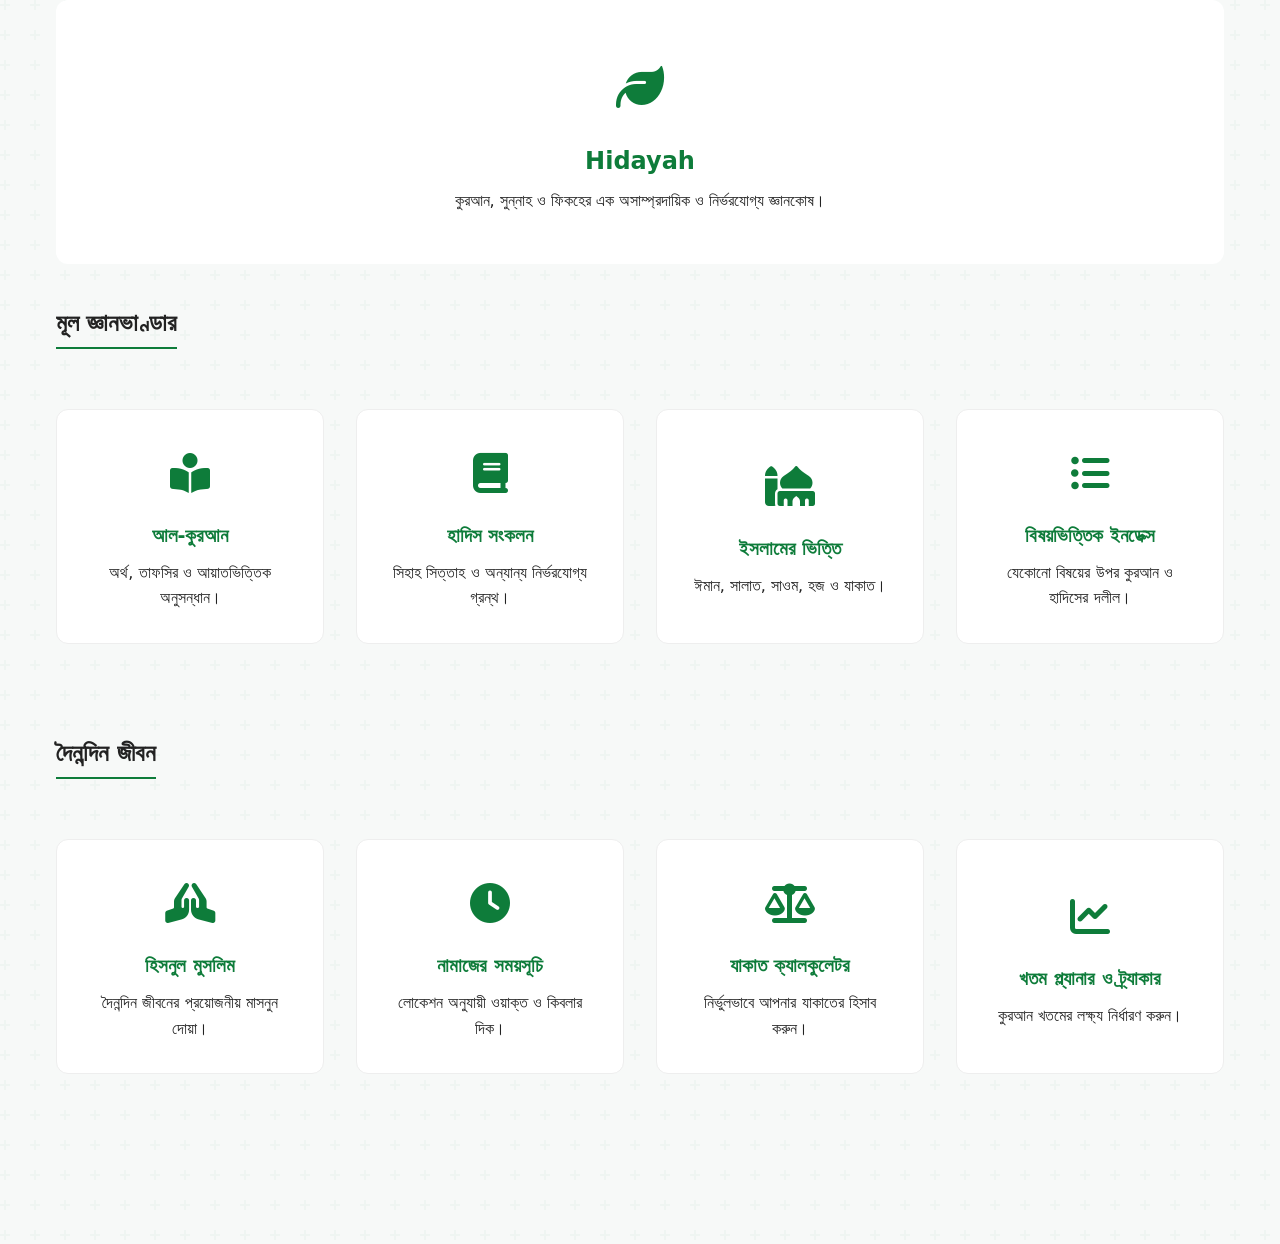
<file: index.html>
<!DOCTYPE html>
<html lang="bn" dir="ltr">
<head>
    <meta charset="UTF-8">
    <meta name="viewport" content="width=device-width, initial-scale=1.0, viewport-fit=cover">
    
    <title>Hidayah | পূর্ণাঙ্গ ইসলামিক জীবনব্যবস্থা</title>
    <meta name="description" content="Hidayah - কুরআন, সুন্নাহ ও ফিকহের এক নির্ভরযোগ্য ইসলামিক জ্ঞানকোষ ও দৈনন্দিন জীবনের সঙ্গী।">
    <meta name="author" content="Muhammad Shourov">
    
    <meta property="og:title" content="Hidayah | পূর্ণাঙ্গ ইসলামিক জীবনব্যবস্থা">
    <meta property="og:description" content="কুরআন, সুন্নাহ ও ফিকহের এক নির্ভরযোগ্য ইসলামিক জ্ঞানকোষ ও দৈনন্দিন জীবনের সঙ্গী।">
    <meta property="og:image" content="assets/icons/icon-512x512.png"> <meta property="og:type" content="website">
    
    <meta name="theme-color" content="#10b981"> 
    
    <meta name="apple-mobile-web-app-capable" content="yes">
    <meta name="apple-mobile-web-app-status-bar-style" content="default">
    <meta name="apple-mobile-web-app-title" content="Hidayah">
    <link rel="apple-touch-icon" href="assets/icons/icon-192x192.png">
    
    <link rel="manifest" href="manifest.json">
    <link rel="icon" type="image/png" href="assets/icons/favicon.png">

    <link rel="preconnect" href="https://cdnjs.cloudflare.com" crossorigin>
    
    <link rel="stylesheet" href="https://cdnjs.cloudflare.com/ajax/libs/font-awesome/6.5.1/css/all.min.css">
    <link rel="stylesheet" href="assets/css/theme.css">
    <link rel="stylesheet" href="assets/css/base.css">
    <link rel="stylesheet" href="assets/css/layout.css">
    <link rel="stylesheet" href="assets/css/components.css">
</head>
<body>
    <noscript>
        <div style="background-color: #E74C3C; color: white; padding: 15px; text-align: center; font-weight: bold; font-family: sans-serif;">
            <i class="fa-solid fa-triangle-exclamation"></i> এই অ্যাপটি সঠিকভাবে চালানোর জন্য আপনার ব্রাউজারে JavaScript চালু থাকা আবশ্যক!
        </div>
    </noscript>

    <div id="header-placeholder"></div>

    <main class="container">
        <section class="hero surface" style="margin-bottom: 40px; padding: 50px 20px; text-align: center; border-radius: var(--border-radius);">
            <div class="hero-icon" style="font-size: 3rem; color: var(--color-primary); margin-bottom: 15px;" aria-hidden="true">
                <i class="fa-solid fa-leaf"></i>
            </div>
            <h1 class="hero-title">Hidayah</h1>
            <p class="hero-subtitle">কুরআন, সুন্নাহ ও ফিকহের এক অসাম্প্রদায়িক ও নির্ভরযোগ্য জ্ঞানকোষ।</p>
        </section>

        <div class="section-header">
            <h2>মূল জ্ঞানভাণ্ডার</h2>
        </div>
        <section class="module-grid" style="margin-bottom: 50px;">
            <a href="pages/quran.html" class="module-card surface">
                <div class="card-icon" aria-hidden="true"><i class="fa-solid fa-book-open-reader"></i></div>
                <h3>আল-কুরআন</h3>
                <p>অর্থ, তাফসির ও আয়াতভিত্তিক অনুসন্ধান।</p>
            </a>
            <a href="pages/hadith.html" class="module-card surface">
                <div class="card-icon" aria-hidden="true"><i class="fa-solid fa-book"></i></div>
                <h3>হাদিস সংকলন</h3>
                <p>সিহাহ সিত্তাহ ও অন্যান্য নির্ভরযোগ্য গ্রন্থ।</p>
            </a>
            <a href="pages/pillars.html" class="module-card surface">
                <div class="card-icon" aria-hidden="true"><i class="fa-solid fa-mosque"></i></div>
                <h3>ইসলামের ভিত্তি</h3>
                <p>ঈমান, সালাত, সাওম, হজ ও যাকাত।</p>
            </a>
            <a href="pages/subjects.html" class="module-card surface">
                <div class="card-icon" aria-hidden="true"><i class="fa-solid fa-list-ul"></i></div>
                <h3>বিষয়ভিত্তিক ইনডেক্স</h3>
                <p>যেকোনো বিষয়ের উপর কুরআন ও হাদিসের দলীল।</p>
            </a>
        </section>

        <div class="section-header">
            <h2>দৈনন্দিন জীবন</h2>
        </div>
        <section class="module-grid" style="margin-bottom: 50px;">
            <a href="pages/hisnul-muslim.html" class="module-card surface">
                <div class="card-icon" aria-hidden="true"><i class="fa-solid fa-hands-praying"></i></div>
                <h3>হিসনুল মুসলিম</h3>
                <p>দৈনন্দিন জীবনের প্রয়োজনীয় মাসনুন দোয়া।</p>
            </a>
            <a href="pages/prayer-times.html" class="module-card surface">
                <div class="card-icon" aria-hidden="true"><i class="fa-solid fa-clock"></i></div>
                <h3>নামাজের সময়সূচি</h3>
                <p>লোকেশন অনুযায়ী ওয়াক্ত ও কিবলার দিক।</p>
            </a>
            <a href="pages/zakat.html" class="module-card surface">
                <div class="card-icon" aria-hidden="true"><i class="fa-solid fa-scale-balanced"></i></div>
                <h3>যাকাত ক্যালকুলেটর</h3>
                <p>নির্ভুলভাবে আপনার যাকাতের হিসাব করুন।</p>
            </a>
            <a href="pages/planner.html" class="module-card surface">
                <div class="card-icon" aria-hidden="true"><i class="fa-solid fa-chart-line"></i></div>
                <h3>খতম প্ল্যানার ও ট্র্যাকার</h3>
                <p>কুরআন খতমের লক্ষ্য নির্ধারণ করুন।</p>
            </a>
        </section>
    </main>

    <div id="footer-placeholder"></div>

    <script src="assets/js/utils.js"></script>
    <script src="assets/js/app.js"></script>
</body>
</html>
</file>
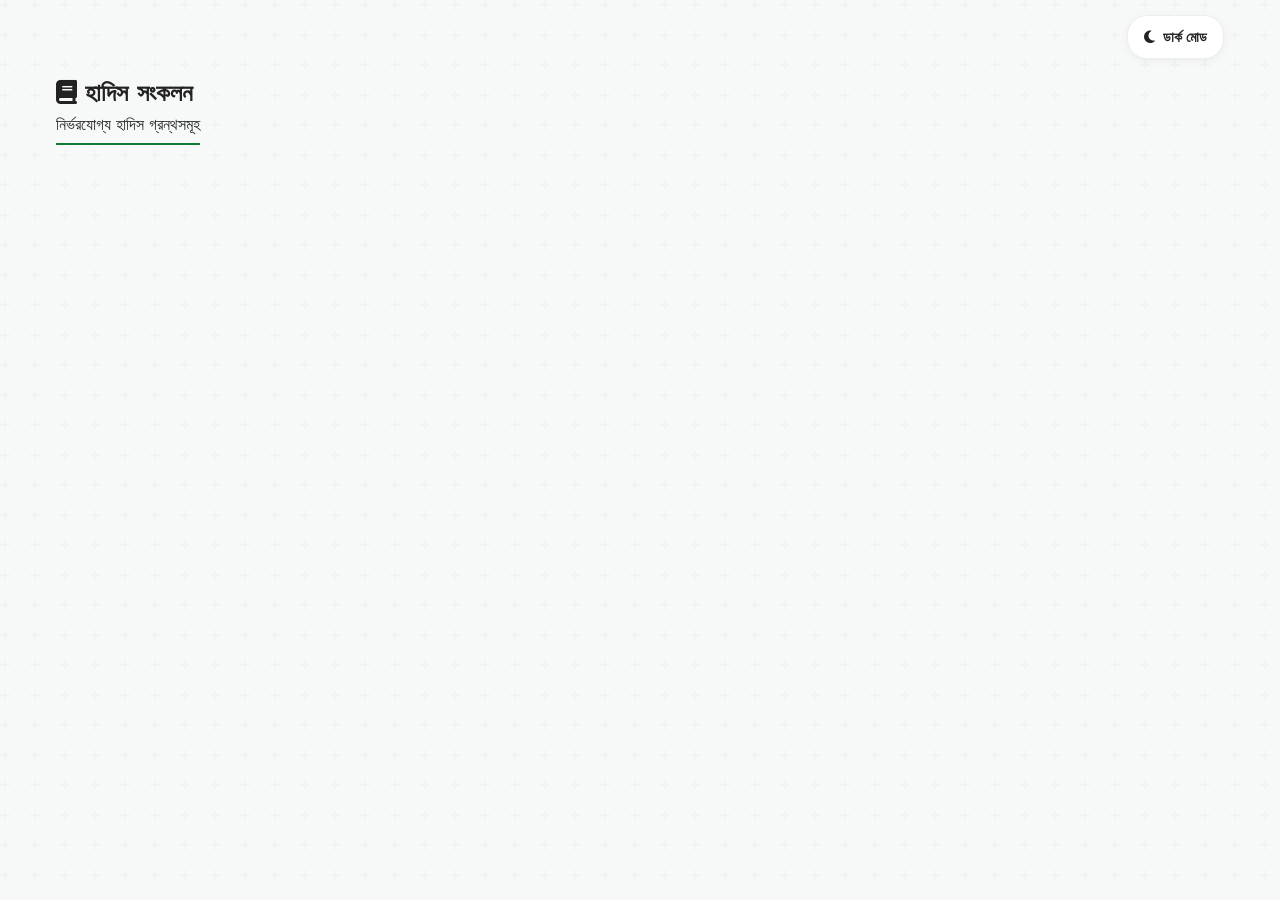
<file: pages/hadith.html>
<!DOCTYPE html>
<html lang="bn">
<head>
    <meta charset="UTF-8">
    <meta name="viewport" content="width=device-width, initial-scale=1.0">
    <title>হাদিস সংকলন | Hidayah</title>
    
    <meta name="description" content="Hidayah - নির্ভরযোগ্য হাদিস গ্রন্থসমূহ ও সংকলন।">
    <meta name="theme-color" content="#10b981"> <link rel="manifest" href="/manifest.json">
    <link rel="icon" type="image/png" sizes="192x192" href="../assets/icons/icon-192x192.png">
    <link rel="apple-touch-icon" href="../assets/icons/icon-192x192.png"> <link rel="preconnect" href="https://cdnjs.cloudflare.com" crossorigin>

    <link rel="stylesheet" href="https://cdnjs.cloudflare.com/ajax/libs/font-awesome/6.5.1/css/all.min.css">
    <link rel="stylesheet" href="../assets/css/theme.css">
    <link rel="stylesheet" href="../assets/css/base.css">
    <link rel="stylesheet" href="../assets/css/layout.css">
    <link rel="stylesheet" href="../assets/css/components.css">
</head>
<body>
    <div id="header-placeholder"></div>

    <div class="settings-bar container" style="display: flex; justify-content: flex-end; padding: 15px 16px;">
        <button id="theme-toggle-btn" onclick="toggleTheme()" class="theme-btn">
            <i class="fa-solid fa-moon"></i> ডার্ক মোড
        </button>
    </div>

    <main class="container">
        
        <div id="hadith-books-view">
            <div class="section-header">
                <h2><i class="fa-solid fa-book"></i> হাদিস সংকলন</h2>
                <p>নির্ভরযোগ্য হাদিস গ্রন্থসমূহ</p>
            </div>
            <div id="books-grid" class="module-grid" style="margin-bottom: 50px;"></div>
        </div>

        <div id="single-book-view" style="display: none;">
            <div style="margin-bottom: 20px;">
                <button onclick="showBooksList()" class="theme-btn">
                    <i class="fa-solid fa-arrow-left"></i> বইয়ের তালিকায় ফিরুন
                </button>
            </div>
            
            <div id="book-header" class="page-header surface" style="padding: 20px; margin-bottom: 20px;"></div>
            
            <div class="reading-settings surface" style="padding: 10px 15px; border-radius: 30px; display: flex; align-items: center; gap: 15px; margin-bottom: 20px;">
                <span style="font-weight: 600; color: var(--color-primary); font-size: 0.9rem;">
                    <i class="fa-solid fa-text-height"></i> ফন্ট:
                </span>
                <div style="display: flex; gap: 5px;">
                    <button onclick="changeFontSize('arabic', 2)" class="theme-btn" style="padding: 4px 10px; font-size: 0.8rem;">আরবি <i class="fa-solid fa-plus"></i></button>
                    <button onclick="changeFontSize('arabic', -2)" class="theme-btn" style="padding: 4px 10px; font-size: 0.8rem;">আরবি <i class="fa-solid fa-minus"></i></button>
                    <button onclick="changeFontSize('translation', 1)" class="theme-btn" style="padding: 4px 10px; font-size: 0.8rem;">বাংলা <i class="fa-solid fa-plus"></i></button>
                    <button onclick="changeFontSize('translation', -1)" class="theme-btn" style="padding: 4px 10px; font-size: 0.8rem;">বাংলা <i class="fa-solid fa-minus"></i></button>
                </div>
            </div>

            <div id="hadith-container" class="evidences-container" style="margin-bottom: 50px;"></div>
        </div>

    </main>

    <div id="footer-placeholder"></div>

    <script src="../assets/js/utils.js"></script>
    <script src="../assets/js/app.js"></script>
</body>
</html>
</file>
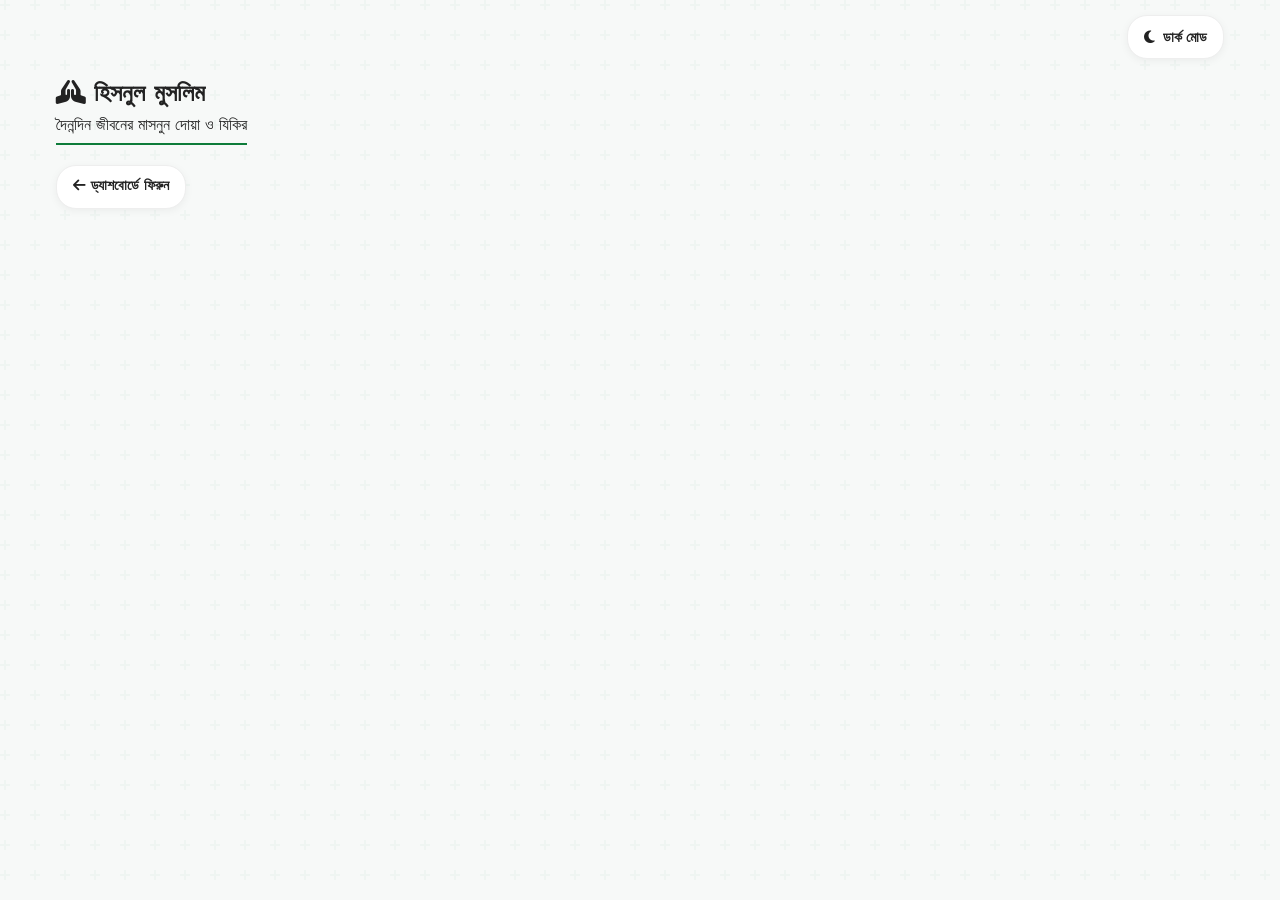
<file: pages/hisnul-muslim.html>
<!DOCTYPE html>
<html lang="bn">
<head>
    <meta charset="UTF-8">
    <meta name="viewport" content="width=device-width, initial-scale=1.0">
    <title>হিসনুল মুসলিম | Hidayah</title>
    
    <meta name="description" content="Hidayah - দৈনন্দিন জীবনের মাসনুন দোয়া ও যিকির (হিসনুল মুসলিম)।">
    <meta name="theme-color" content="#10b981"> <link rel="manifest" href="/manifest.json">
    <link rel="icon" type="image/png" sizes="192x192" href="../assets/icons/icon-192x192.png">
    <link rel="apple-touch-icon" href="../assets/icons/icon-192x192.png"> <link rel="preconnect" href="https://cdnjs.cloudflare.com" crossorigin>

    <link rel="stylesheet" href="https://cdnjs.cloudflare.com/ajax/libs/font-awesome/6.5.1/css/all.min.css">
    <link rel="stylesheet" href="../assets/css/theme.css">
    <link rel="stylesheet" href="../assets/css/base.css">
    <link rel="stylesheet" href="../assets/css/layout.css">
    <link rel="stylesheet" href="../assets/css/components.css">
</head>
<body>
    <div id="header-placeholder"></div>

    <div class="settings-bar container" style="display: flex; justify-content: flex-end; padding: 15px 16px;">
        <button id="theme-toggle-btn" onclick="toggleTheme()" class="theme-btn">
            <i class="fa-solid fa-moon"></i> ডার্ক মোড
        </button>
    </div>

    <main class="container">
        
        <div id="hisnul-categories-view">
            <div class="section-header">
                <h2><i class="fa-solid fa-hands-praying"></i> হিসনুল মুসলিম</h2>
                <p>দৈনন্দিন জীবনের মাসনুন দোয়া ও যিকির</p>
            </div>
            
            <div style="margin-bottom: 20px;">
                <a href="../index.html" class="theme-btn" style="text-decoration: none; display: inline-block;">
                    <i class="fa-solid fa-arrow-left"></i> ড্যাশবোর্ডে ফিরুন
                </a>
            </div>

            <div id="categories-grid" class="module-grid" style="margin-bottom: 50px;"></div>
        </div>

        <div id="single-category-view" style="display: none;">
            <div style="display: flex; flex-wrap: wrap; justify-content: space-between; align-items: center; margin-bottom: 20px; gap: 15px;">
                <button onclick="showHisnulCategories()" class="theme-btn">
                    <i class="fa-solid fa-arrow-left"></i> ক্যাটাগরিতে ফিরুন
                </button>

                <div class="reading-settings surface" style="padding: 10px 15px; border-radius: 30px; display: flex; align-items: center; gap: 15px;">
                    <span style="font-weight: 600; color: var(--color-primary); font-size: 0.9rem;">
                        <i class="fa-solid fa-text-height"></i> ফন্ট:
                    </span>
                    <div style="display: flex; gap: 5px;">
                        <button onclick="changeFontSize('arabic', 2)" class="theme-btn" style="padding: 4px 10px; font-size: 0.8rem;">আরবি <i class="fa-solid fa-plus"></i></button>
                        <button onclick="changeFontSize('arabic', -2)" class="theme-btn" style="padding: 4px 10px; font-size: 0.8rem;">আরবি <i class="fa-solid fa-minus"></i></button>
                    </div>
                </div>
            </div>

            <div id="category-header" class="page-header surface" style="padding: 20px; margin-bottom: 20px; text-align: center;"></div>
            <div id="duas-container" class="evidences-container" style="margin-bottom: 50px;"></div>
        </div>

    </main>

    <div id="footer-placeholder"></div>

    <script src="../assets/js/utils.js"></script>
    <script src="../assets/js/app.js"></script>
</body>
</html>
</file>
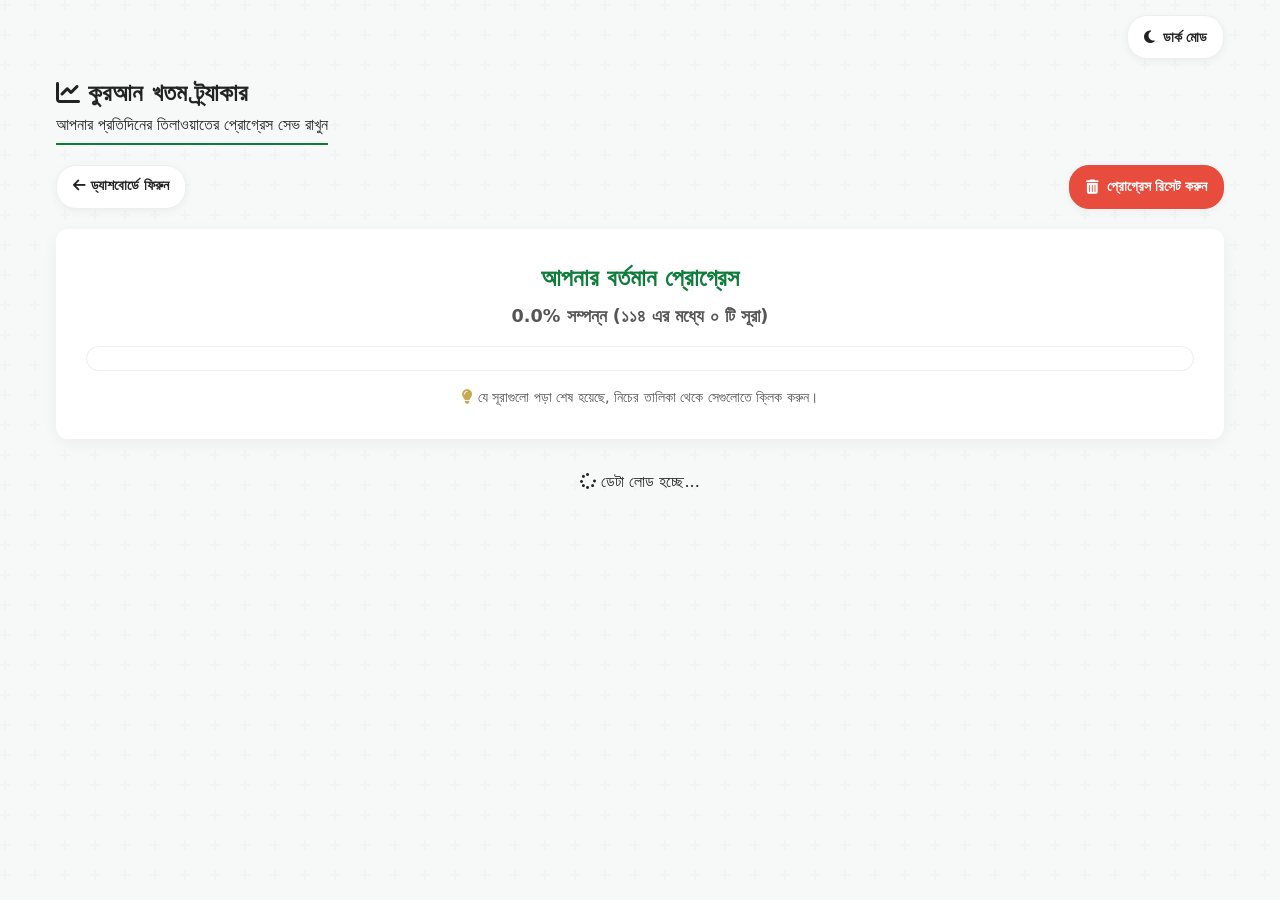
<file: pages/planner.html>
<!DOCTYPE html>
<html lang="bn">
<head>
    <meta charset="UTF-8">
    <meta name="viewport" content="width=device-width, initial-scale=1.0">
    <title>খতম প্ল্যানার | Hidayah</title>
    
    <meta name="description" content="Hidayah - কুরআন খতম ট্র্যাকার ও প্রোগ্রেস প্ল্যানার।">
    <meta name="theme-color" content="#10b981"> <link rel="manifest" href="/manifest.json">
    <link rel="icon" type="image/png" sizes="192x192" href="../assets/icons/icon-192x192.png">
    <link rel="apple-touch-icon" href="../assets/icons/icon-192x192.png"> <link rel="preconnect" href="https://cdnjs.cloudflare.com" crossorigin>

    <link rel="stylesheet" href="https://cdnjs.cloudflare.com/ajax/libs/font-awesome/6.5.1/css/all.min.css">
    <link rel="stylesheet" href="../assets/css/theme.css">
    <link rel="stylesheet" href="../assets/css/base.css">
    <link rel="stylesheet" href="../assets/css/layout.css">
    <link rel="stylesheet" href="../assets/css/components.css">
    
    <style>
        /* Progress Bar Design */
        .progress-container {
            background-color: var(--color-bg-body);
            border-radius: 20px;
            height: 25px;
            width: 100%;
            overflow: hidden;
            margin-top: 15px;
            border: 1px solid var(--color-border);
        }
        .progress-bar-fill {
            background: linear-gradient(90deg, var(--color-primary), var(--color-accent));
            height: 100%;
            width: 0%; /* JS will update this */
            transition: width 0.5s ease-in-out;
        }
        
        /* Grid for Surah Checklist */
        .tracker-grid {
            display: grid;
            grid-template-columns: repeat(auto-fill, minmax(200px, 1fr));
            gap: 15px;
            margin-top: 30px;
        }
    </style>
</head>
<body>
    <div id="header-placeholder"></div>

    <div class="settings-bar container" style="display: flex; justify-content: flex-end; padding: 15px 16px;">
        <button id="theme-toggle-btn" onclick="toggleTheme()" class="theme-btn">
            <i class="fa-solid fa-moon"></i> ডার্ক মোড
        </button>
    </div>

    <main class="container">
        <div class="section-header">
            <h2><i class="fa-solid fa-chart-line"></i> কুরআন খতম ট্র্যাকার</h2>
            <p>আপনার প্রতিদিনের তিলাওয়াতের প্রোগ্রেস সেভ রাখুন</p>
        </div>

        <div style="margin-bottom: 20px; display: flex; justify-content: space-between; align-items: center; flex-wrap: wrap; gap: 10px;">
            <a href="../index.html" class="theme-btn" style="text-decoration: none; display: inline-block;">
                <i class="fa-solid fa-arrow-left"></i> ড্যাশবোর্ডে ফিরুন
            </a>
            <button onclick="resetPlanner()" class="theme-btn" style="background-color: #E74C3C; color: white; border-color: #E74C3C;">
                <i class="fa-solid fa-trash-can"></i> প্রোগ্রেস রিসেট করুন
            </button>
        </div>

        <div class="surface" style="padding: 30px; border-radius: var(--border-radius); text-align: center; margin-bottom: 30px; box-shadow: 0 4px 15px rgba(0,0,0,0.05);">
            <h3 style="color: var(--color-primary); font-size: 1.5rem; margin-bottom: 5px;">আপনার বর্তমান প্রোগ্রেস</h3>
            <p id="progress-text" style="font-size: 1.1rem; font-weight: bold; color: var(--color-text-muted);">0.0% সম্পন্ন (১১৪ এর মধ্যে ০ টি সূরা)</p>
            
            <div class="progress-container">
                <div id="progress-bar-fill" class="progress-bar-fill"></div>
            </div>
            <p style="margin-top: 15px; font-size: 0.9rem; color: var(--color-text-muted);">
                <i class="fa-solid fa-lightbulb" style="color: var(--color-accent);"></i> 
                যে সূরাগুলো পড়া শেষ হয়েছে, নিচের তালিকা থেকে সেগুলোতে ক্লিক করুন।
            </p>
        </div>

        <div id="planner-grid" class="tracker-grid" style="margin-bottom: 50px;">
            <p class="loading" style="grid-column: 1 / -1; text-align: center;"><i class="fa-solid fa-spinner fa-spin"></i> ডেটা লোড হচ্ছে...</p>
        </div>
    </main>

    <div id="footer-placeholder"></div>

    <script src="../assets/js/utils.js"></script>
    <script src="../assets/js/app.js"></script>
</body>
</html>
</file>
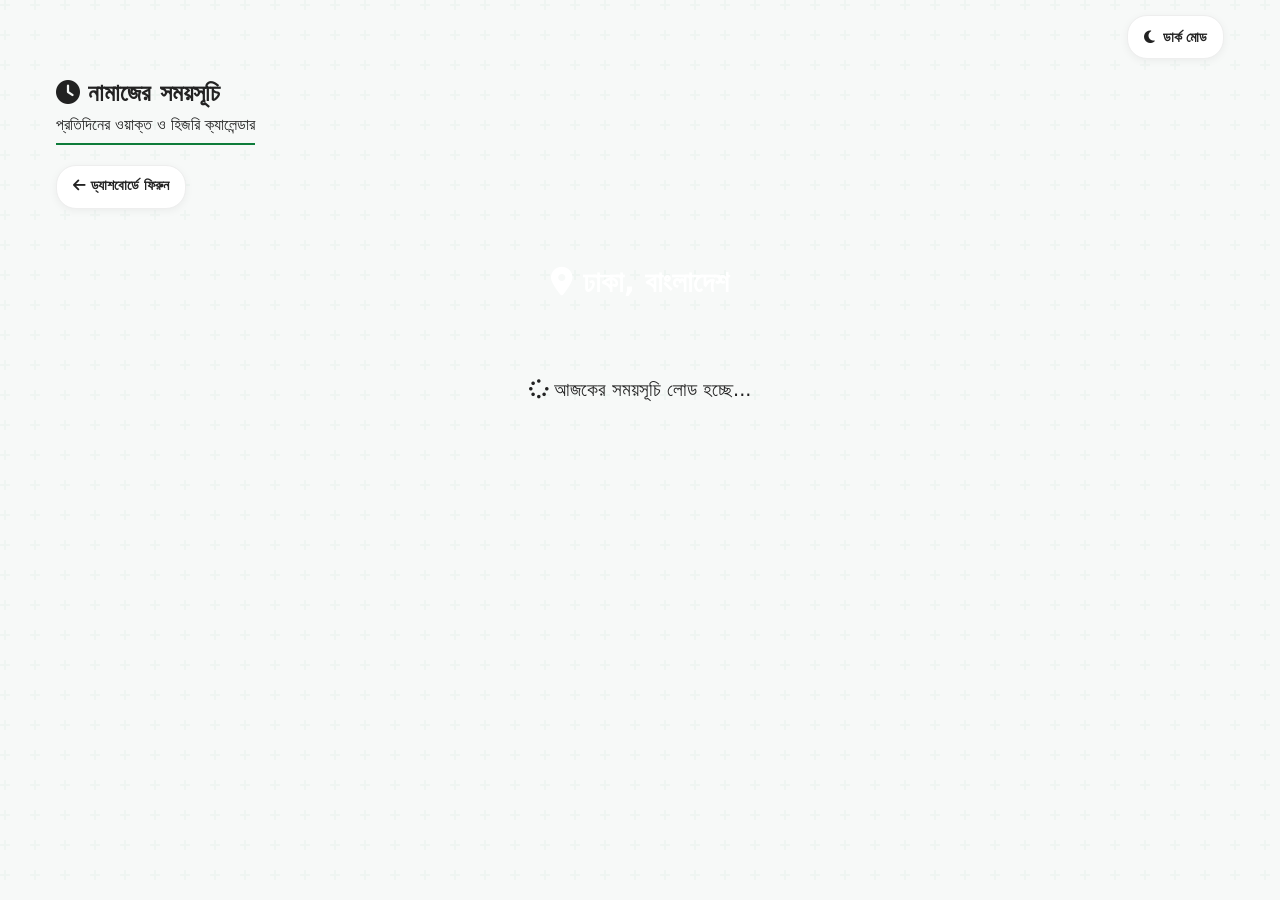
<file: pages/prayer-times.html>
<!DOCTYPE html>
<html lang="bn">
<head>
    <meta charset="UTF-8">
    <meta name="viewport" content="width=device-width, initial-scale=1.0">
    <title>নামাজের সময়সূচি | Hidayah</title>
    
    <meta name="description" content="Hidayah - প্রতিদিনের নামাজের সময়সূচি ও হিজরি ক্যালেন্ডার।">
    <meta name="theme-color" content="#10b981"> <link rel="manifest" href="/manifest.json">
    <link rel="icon" type="image/png" sizes="192x192" href="../assets/icons/icon-192x192.png">
    <link rel="apple-touch-icon" href="../assets/icons/icon-192x192.png"> <link rel="preconnect" href="https://cdnjs.cloudflare.com" crossorigin>

    <link rel="stylesheet" href="https://cdnjs.cloudflare.com/ajax/libs/font-awesome/6.5.1/css/all.min.css">
    <link rel="stylesheet" href="../assets/css/theme.css">
    <link rel="stylesheet" href="../assets/css/base.css">
    <link rel="stylesheet" href="../assets/css/layout.css">
    <link rel="stylesheet" href="../assets/css/components.css">
    
    <style>
        /* নামাজের কার্ডের বিশেষ ডিজাইন */
        .prayer-card {
            display: flex;
            justify-content: space-between;
            align-items: center;
            padding: 15px 20px;
            margin-bottom: 15px;
            border-radius: var(--border-radius);
            font-size: 1.2rem;
            font-weight: bold;
            border-left: 5px solid var(--color-primary);
        }
        .prayer-card.current {
            background-color: var(--color-primary);
            color: white;
            border-left: 5px solid var(--color-accent);
            transform: scale(1.02);
            box-shadow: 0 4px 15px rgba(14, 124, 58, 0.3);
        }
        .prayer-icon {
            font-size: 1.5rem;
            color: var(--color-accent);
            margin-right: 15px;
        }
        .current .prayer-icon {
            color: white;
        }
    </style>
</head>
<body>
    <div id="header-placeholder"></div>

    <div class="settings-bar container" style="display: flex; justify-content: flex-end; padding: 15px 16px;">
        <button id="theme-toggle-btn" onclick="toggleTheme()" class="theme-btn">
            <i class="fa-solid fa-moon"></i> ডার্ক মোড
        </button>
    </div>

    <main class="container">
        <div class="section-header">
            <h2><i class="fa-solid fa-clock"></i> নামাজের সময়সূচি</h2>
            <p>প্রতিদিনের ওয়াক্ত ও হিজরি ক্যালেন্ডার</p>
        </div>

        <div style="margin-bottom: 20px;">
            <a href="../index.html" class="theme-btn" style="text-decoration: none; display: inline-block;">
                <i class="fa-solid fa-arrow-left"></i> ড্যাশবোর্ডে ফিরুন
            </a>
        </div>

        <div class="surface" style="padding: 30px 20px; text-align: center; border-radius: var(--border-radius); margin-bottom: 30px; background: linear-gradient(135deg, var(--color-primary-dark), var(--color-primary)); color: white;">
            <h2 id="location-text" style="margin-bottom: 10px; font-size: 1.8rem;"><i class="fa-solid fa-location-dot"></i> ঢাকা, বাংলাদেশ</h2>
            <p id="gregorian-date" style="font-size: 1.1rem; margin-bottom: 5px; opacity: 0.9;"></p>
            <p id="hijri-date" style="font-size: 1.3rem; font-family: var(--font-arabic); color: var(--color-accent); font-weight: bold;"></p>
        </div>

        <div id="prayer-times-container">
            <p class="loading" style="text-align: center; font-size: 1.2rem;"><i class="fa-solid fa-spinner fa-spin"></i> আজকের সময়সূচি লোড হচ্ছে...</p>
        </div>

    </main>

    <div id="footer-placeholder"></div>

    <script src="../assets/js/utils.js"></script>
    <script src="../assets/js/app.js"></script>
</body>
</html>
</file>
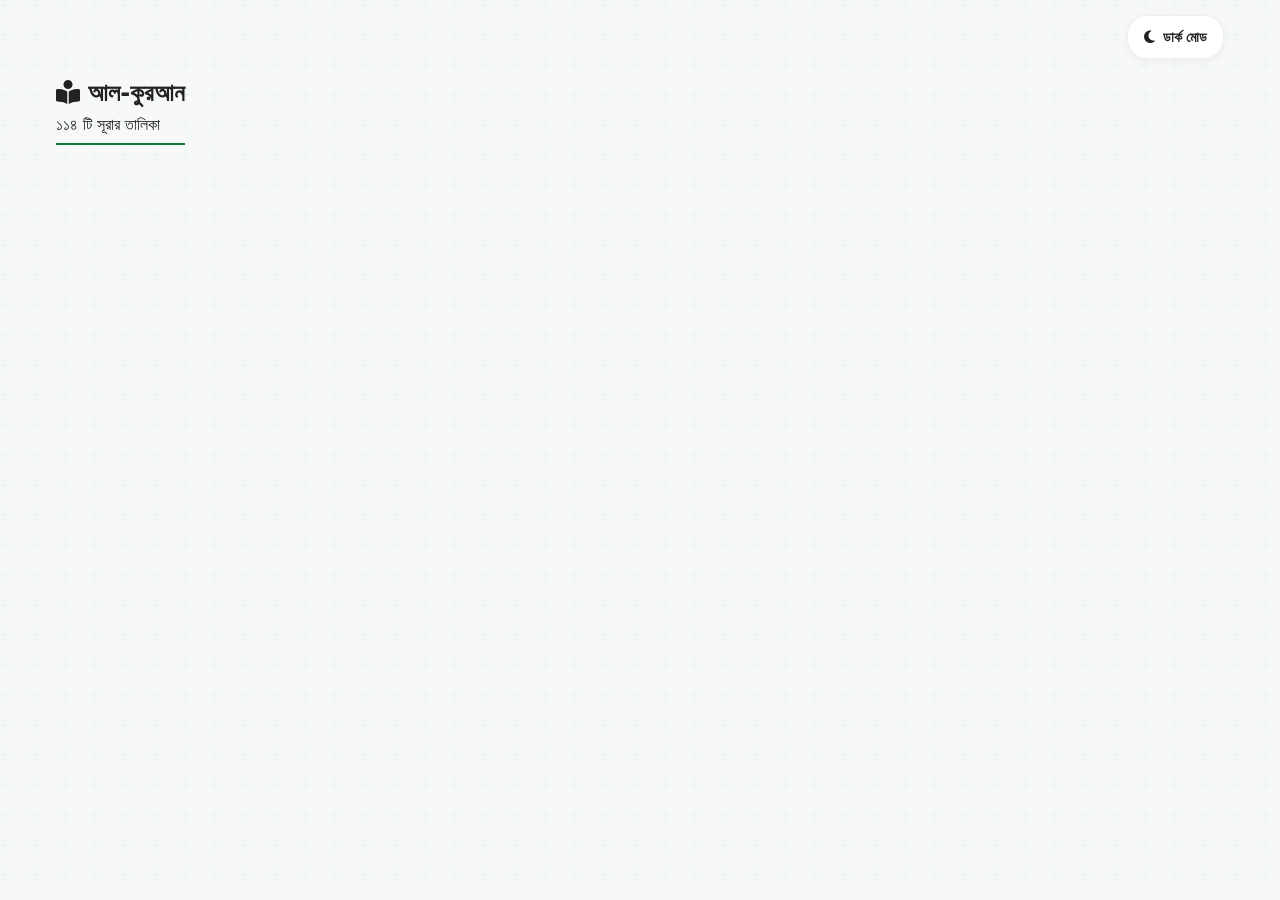
<file: pages/quran.html>
<!DOCTYPE html>
<html lang="bn">
<head>
    <meta charset="UTF-8">
    <meta name="viewport" content="width=device-width, initial-scale=1.0">
    <title>আল-কুরআন | Hidayah</title>
    
    <meta name="description" content="Hidayah - আল-কুরআন, ১১৪ টি সূরার তালিকা এবং অর্থসহ তিলাওয়াত।">
    <meta name="theme-color" content="#10b981"> <link rel="manifest" href="/manifest.json">
    <link rel="icon" type="image/png" sizes="192x192" href="../assets/icons/icon-192x192.png">
    <link rel="apple-touch-icon" href="../assets/icons/icon-192x192.png"> <link rel="preconnect" href="https://cdnjs.cloudflare.com" crossorigin>

    <link rel="stylesheet" href="https://cdnjs.cloudflare.com/ajax/libs/font-awesome/6.5.1/css/all.min.css">
    <link rel="stylesheet" href="../assets/css/theme.css">
    <link rel="stylesheet" href="../assets/css/base.css">
    <link rel="stylesheet" href="../assets/css/layout.css">
    <link rel="stylesheet" href="../assets/css/components.css">
</head>
<body>
    <div id="header-placeholder"></div>

    <div class="settings-bar container" style="display: flex; justify-content: flex-end; padding: 15px 16px;">
        <button id="theme-toggle-btn" onclick="toggleTheme()" class="theme-btn">
            <i class="fa-solid fa-moon"></i> ডার্ক মোড
        </button>
    </div>

    <main class="container">
        
        <div id="surah-list-view">
            <div id="last-read-container" style="display: none; margin-bottom: 25px;"></div>

            <div class="section-header">
                <h2><i class="fa-solid fa-book-open-reader"></i> আল-কুরআন</h2>
                <p>১১৪ টি সূরার তালিকা</p>
            </div>
            <div id="surah-grid" class="module-grid" style="margin-bottom: 50px;"></div>
        </div>

        <div id="single-surah-view" style="display: none;">
            <div style="display: flex; flex-wrap: wrap; justify-content: space-between; align-items: center; margin-bottom: 20px; gap: 15px;">
                
                <button onclick="showSurahList()" class="theme-btn">
                    <i class="fa-solid fa-arrow-left"></i> সূচিপত্র
                </button>

                <div class="reading-settings surface" style="padding: 10px 15px; border-radius: 30px; display: flex; align-items: center; gap: 15px;">
                    <span style="font-weight: 600; color: var(--color-primary); font-size: 0.9rem;">
                        <i class="fa-solid fa-text-height"></i> ফন্ট:
                    </span>
                    <div style="display: flex; gap: 5px;">
                        <button onclick="changeFontSize('arabic', 2)" class="theme-btn" style="padding: 4px 10px; font-size: 0.8rem;" title="আরবি বড় করুন">আরবি <i class="fa-solid fa-plus"></i></button>
                        <button onclick="changeFontSize('arabic', -2)" class="theme-btn" style="padding: 4px 10px; font-size: 0.8rem;" title="আরবি ছোট করুন">আরবি <i class="fa-solid fa-minus"></i></button>
                        <button onclick="changeFontSize('translation', 1)" class="theme-btn" style="padding: 4px 10px; font-size: 0.8rem;" title="বাংলা বড় করুন">বাংলা <i class="fa-solid fa-plus"></i></button>
                        <button onclick="changeFontSize('translation', -1)" class="theme-btn" style="padding: 4px 10px; font-size: 0.8rem;" title="বাংলা ছোট করুন">বাংলা <i class="fa-solid fa-minus"></i></button>
                    </div>
                </div>
            </div>

            <div id="surah-header" class="page-header surface" style="padding: 20px; margin-bottom: 20px;"></div>
            <div id="ayah-container" class="evidences-container" style="margin-bottom: 50px;"></div>
        </div>

    </main>

    <div id="footer-placeholder"></div>

    <script src="../assets/js/utils.js"></script>
    <script src="../assets/js/app.js"></script>
</body>
</html>
</file>
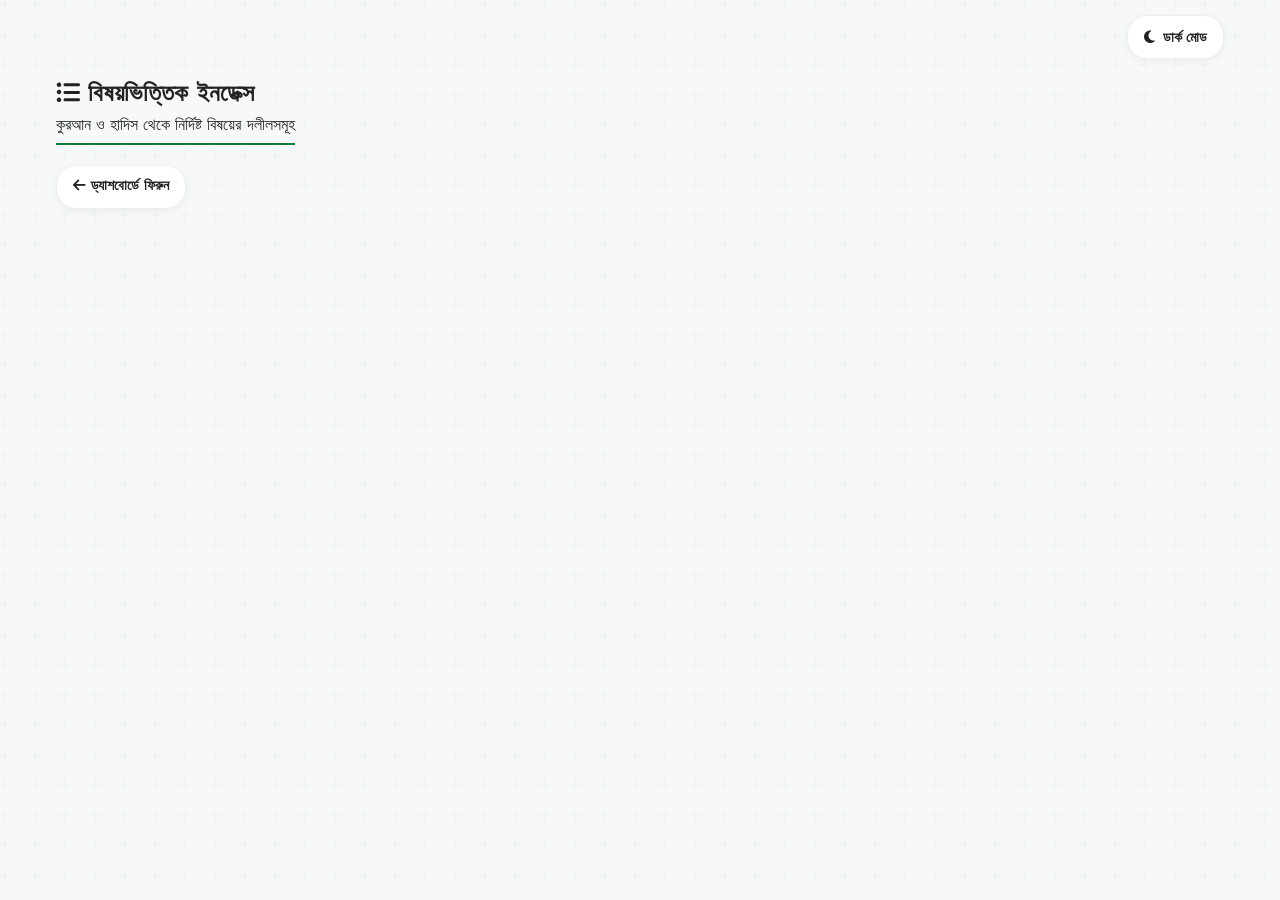
<file: pages/subjects.html>
<!DOCTYPE html>
<html lang="bn">
<head>
    <meta charset="UTF-8">
    <meta name="viewport" content="width=device-width, initial-scale=1.0">
    <title>বিষয়ভিত্তিক ইনডেক্স | Hidayah</title>
    
    <meta name="description" content="Hidayah - কুরআন ও হাদিস থেকে নির্দিষ্ট বিষয়ের দলীলসমূহ ও ইনডেক্স।">
    <meta name="theme-color" content="#10b981"> <link rel="manifest" href="/manifest.json">
    <link rel="icon" type="image/png" sizes="192x192" href="../assets/icons/icon-192x192.png">
    <link rel="apple-touch-icon" href="../assets/icons/icon-192x192.png"> <link rel="preconnect" href="https://cdnjs.cloudflare.com" crossorigin>

    <link rel="stylesheet" href="https://cdnjs.cloudflare.com/ajax/libs/font-awesome/6.5.1/css/all.min.css">
    <link rel="stylesheet" href="../assets/css/theme.css">
    <link rel="stylesheet" href="../assets/css/base.css">
    <link rel="stylesheet" href="../assets/css/layout.css">
    <link rel="stylesheet" href="../assets/css/components.css">
</head>
<body>
    <div id="header-placeholder"></div>

    <div class="settings-bar container" style="display: flex; justify-content: flex-end; padding: 15px 16px;">
        <button id="theme-toggle-btn" onclick="toggleTheme()" class="theme-btn">
            <i class="fa-solid fa-moon"></i> ডার্ক মোড
        </button>
    </div>

    <main class="container">
        
        <div id="subjects-list-view">
            <div class="section-header">
                <h2><i class="fa-solid fa-list-ul"></i> বিষয়ভিত্তিক ইনডেক্স</h2>
                <p>কুরআন ও হাদিস থেকে নির্দিষ্ট বিষয়ের দলীলসমূহ</p>
            </div>
            
            <div style="margin-bottom: 20px;">
                <a href="../index.html" class="theme-btn" style="text-decoration: none; display: inline-block;">
                    <i class="fa-solid fa-arrow-left"></i> ড্যাশবোর্ডে ফিরুন
                </a>
            </div>

            <div id="subjects-grid" class="module-grid" style="margin-bottom: 50px;"></div>
        </div>

        <div id="single-subject-view" style="display: none;">
            <div style="display: flex; flex-wrap: wrap; justify-content: space-between; align-items: center; margin-bottom: 20px; gap: 15px;">
                <button onclick="showSubjectsList()" class="theme-btn">
                    <i class="fa-solid fa-arrow-left"></i> তালিকায় ফিরুন
                </button>

                <div class="reading-settings surface" style="padding: 10px 15px; border-radius: 30px; display: flex; align-items: center; gap: 15px;">
                    <span style="font-weight: 600; color: var(--color-primary); font-size: 0.9rem;">
                        <i class="fa-solid fa-text-height"></i> ফন্ট:
                    </span>
                    <div style="display: flex; gap: 5px;">
                        <button onclick="changeFontSize('arabic', 2)" class="theme-btn" style="padding: 4px 10px; font-size: 0.8rem;">আরবি <i class="fa-solid fa-plus"></i></button>
                        <button onclick="changeFontSize('arabic', -2)" class="theme-btn" style="padding: 4px 10px; font-size: 0.8rem;">আরবি <i class="fa-solid fa-minus"></i></button>
                        <button onclick="changeFontSize('translation', 1)" class="theme-btn" style="padding: 4px 10px; font-size: 0.8rem;">বাংলা <i class="fa-solid fa-plus"></i></button>
                        <button onclick="changeFontSize('translation', -1)" class="theme-btn" style="padding: 4px 10px; font-size: 0.8rem;">বাংলা <i class="fa-solid fa-minus"></i></button>
                    </div>
                </div>
            </div>

            <div id="subject-header" class="page-header surface" style="padding: 20px; margin-bottom: 20px; text-align: center;"></div>
            <div id="evidences-container" class="evidences-container" style="margin-bottom: 50px;"></div>
        </div>

    </main>

    <div id="footer-placeholder"></div>

    <script src="../assets/js/utils.js"></script>
    <script src="../assets/js/app.js"></script>
</body>
</html>
</file>
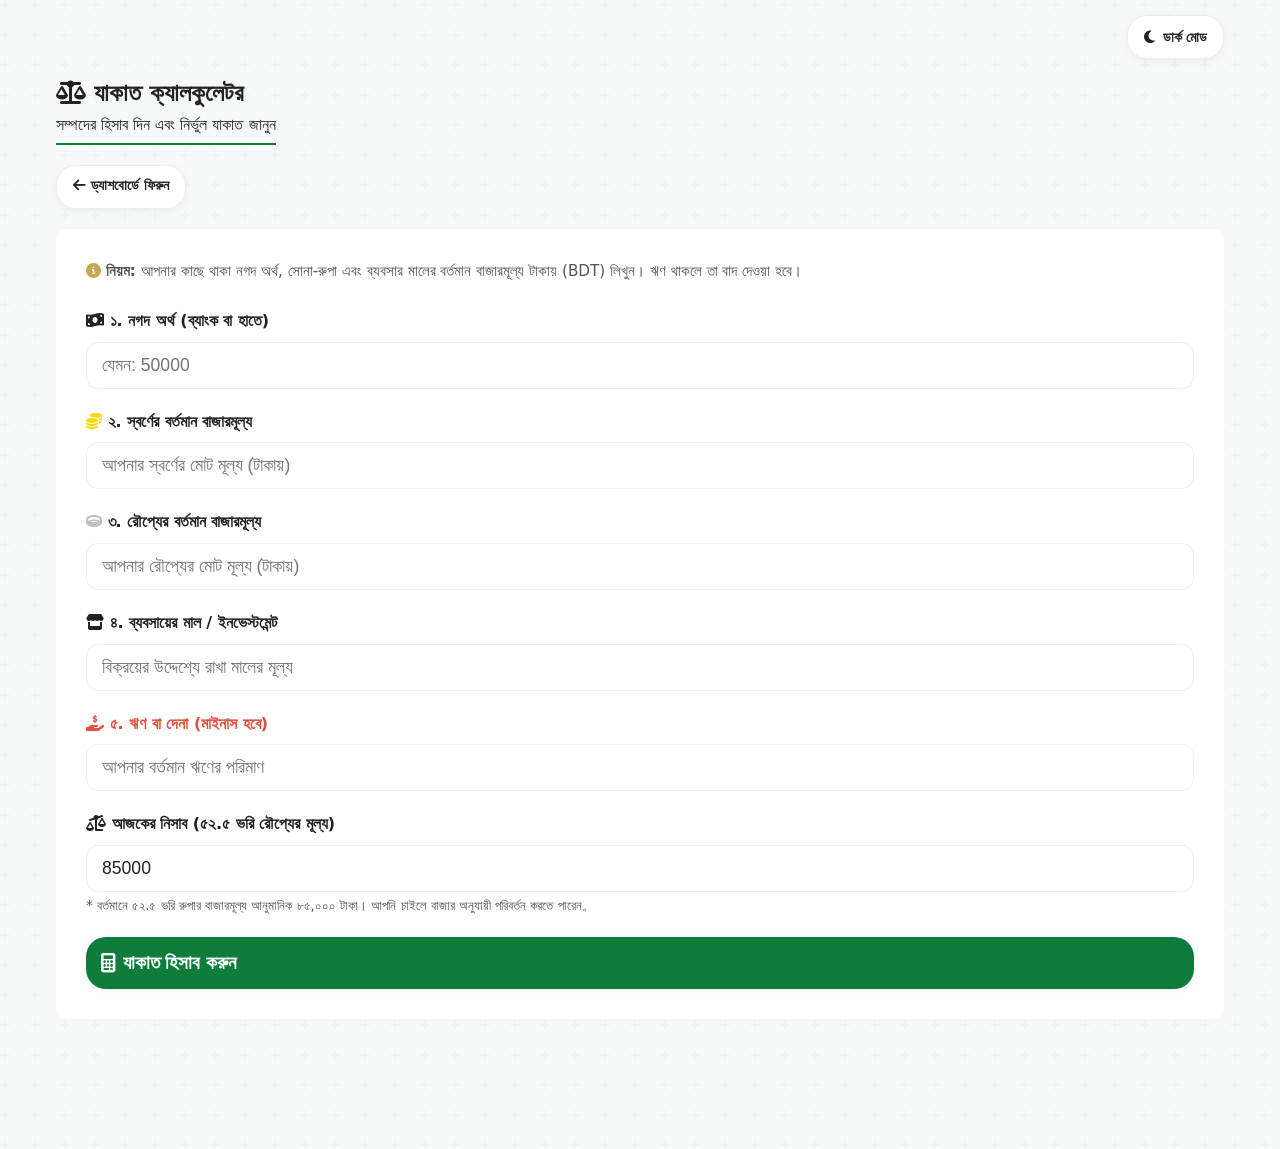
<file: pages/zakat.html>
<!DOCTYPE html>
<html lang="bn">
<head>
    <meta charset="UTF-8">
    <meta name="viewport" content="width=device-width, initial-scale=1.0">
    <title>যাকাত ক্যালকুলেটর | Hidayah</title>
    
    <meta name="description" content="Hidayah - আপনার সম্পদের নির্ভুল যাকাত হিসাব করার ক্যালকুলেটর।">
    <meta name="theme-color" content="#10b981"> <link rel="manifest" href="/manifest.json">
    <link rel="icon" type="image/png" sizes="192x192" href="../assets/icons/icon-192x192.png">
    <link rel="apple-touch-icon" href="../assets/icons/icon-192x192.png"> <link rel="preconnect" href="https://cdnjs.cloudflare.com" crossorigin>

    <link rel="stylesheet" href="https://cdnjs.cloudflare.com/ajax/libs/font-awesome/6.5.1/css/all.min.css">
    <link rel="stylesheet" href="../assets/css/theme.css">
    <link rel="stylesheet" href="../assets/css/base.css">
    <link rel="stylesheet" href="../assets/css/layout.css">
    <link rel="stylesheet" href="../assets/css/components.css">
    
    <style>
        /* Input Field Design */
        .input-group {
            margin-bottom: 20px;
        }
        .input-group label {
            display: block;
            margin-bottom: 8px;
            font-weight: 600;
            color: var(--color-text-main);
        }
        .input-group input {
            width: 100%;
            padding: 12px 15px;
            border: 1px solid var(--color-border);
            border-radius: var(--border-radius);
            font-size: 1.1rem;
            background-color: var(--color-bg-body);
            color: var(--color-text-main);
            transition: border-color 0.3s;
        }
        .input-group input:focus {
            outline: none;
            border-color: var(--color-primary);
            box-shadow: 0 0 0 3px rgba(14, 124, 58, 0.1);
        }
        
        /* Result Box Design */
        #zakat-result {
            display: none;
            padding: 25px;
            border-radius: var(--border-radius);
            margin-top: 30px;
            text-align: center;
        }
        .result-amount {
            font-size: 2.5rem;
            font-weight: bold;
            color: var(--color-primary);
            margin: 10px 0;
            font-family: var(--font-bangla);
        }
    </style>
</head>
<body>
    <div id="header-placeholder"></div>

    <div class="settings-bar container" style="display: flex; justify-content: flex-end; padding: 15px 16px;">
        <button id="theme-toggle-btn" onclick="toggleTheme()" class="theme-btn">
            <i class="fa-solid fa-moon"></i> ডার্ক মোড
        </button>
    </div>

    <main class="container">
        <div class="section-header">
            <h2><i class="fa-solid fa-scale-balanced"></i> যাকাত ক্যালকুলেটর</h2>
            <p>সম্পদের হিসাব দিন এবং নির্ভুল যাকাত জানুন</p>
        </div>

        <div style="margin-bottom: 20px;">
            <a href="../index.html" class="theme-btn" style="text-decoration: none; display: inline-block;">
                <i class="fa-solid fa-arrow-left"></i> ড্যাশবোর্ডে ফিরুন
            </a>
        </div>

        <div class="surface" style="padding: 30px; border-radius: var(--border-radius); margin-bottom: 50px;">
            <p style="color: var(--color-text-muted); margin-bottom: 25px; font-size: 0.95rem;">
                <i class="fa-solid fa-circle-info" style="color: var(--color-accent);"></i> 
                <strong>নিয়ম:</strong> আপনার কাছে থাকা নগদ অর্থ, সোনা-রুপা এবং ব্যবসার মালের বর্তমান বাজারমূল্য টাকায় (BDT) লিখুন। ঋণ থাকলে তা বাদ দেওয়া হবে।
            </p>

            <div class="input-group">
                <label><i class="fa-solid fa-money-bill-wave"></i> ১. নগদ অর্থ (ব্যাংক বা হাতে)</label>
                <input type="number" id="cash" placeholder="যেমন: 50000" min="0">
            </div>

            <div class="input-group">
                <label><i class="fa-solid fa-coins" style="color: #FFD700;"></i> ২. স্বর্ণের বর্তমান বাজারমূল্য</label>
                <input type="number" id="gold" placeholder="আপনার স্বর্ণের মোট মূল্য (টাকায়)" min="0">
            </div>

            <div class="input-group">
                <label><i class="fa-solid fa-ring" style="color: #C0C0C0;"></i> ৩. রৌপ্যের বর্তমান বাজারমূল্য</label>
                <input type="number" id="silver" placeholder="আপনার রৌপ্যের মোট মূল্য (টাকায়)" min="0">
            </div>

            <div class="input-group">
                <label><i class="fa-solid fa-store"></i> ৪. ব্যবসায়ের মাল / ইনভেস্টমেন্ট</label>
                <input type="number" id="business" placeholder="বিক্রয়ের উদ্দেশ্যে রাখা মালের মূল্য" min="0">
            </div>

            <div class="input-group">
                <label style="color: #E74C3C;"><i class="fa-solid fa-hand-holding-dollar"></i> ৫. ঋণ বা দেনা (মাইনাস হবে)</label>
                <input type="number" id="debts" placeholder="আপনার বর্তমান ঋণের পরিমাণ" min="0">
            </div>

            <div class="input-group">
                <label><i class="fa-solid fa-scale-unbalanced"></i> আজকের নিসাব (৫২.৫ ভরি রৌপ্যের মূল্য)</label>
                <input type="number" id="nisab" value="85000" min="0">
                <small style="color: var(--color-text-muted);">* বর্তমানে ৫২.৫ ভরি রুপার বাজারমূল্য আনুমানিক ৮৫,০০০ টাকা। আপনি চাইলে বাজার অনুযায়ী পরিবর্তন করতে পারেন。</small>
            </div>

            <button onclick="calculateZakat()" class="theme-btn" style="width: 100%; padding: 15px; font-size: 1.2rem; background-color: var(--color-primary); color: white; border: none; margin-top: 15px;">
                <i class="fa-solid fa-calculator"></i> যাকাত হিসাব করুন
            </button>

            <div id="zakat-result" class="surface">
                </div>
        </div>

    </main>

    <div id="footer-placeholder"></div>

    <script src="../assets/js/utils.js"></script>
    <script src="../assets/js/app.js"></script>
</body>
</html>
</file>
<file: assets/css/theme.css>
/* assets/css/theme.css */
:root {
  /* Primary Palette */
  --color-primary: #0E7C3A; /* Emerald Green */
  --color-accent: #C8A951;  /* Soft Gold */
  
  /* Neutral Palette (Light Mode Default) */
  --color-bg-light: #F7F9F8; /* অ্যাপের ব্যাকগ্রাউন্ড হালকা অফ-হোয়াইট, যাতে সারফেসগুলো ফুটে ওঠে */
  --color-bg-surface: #FFFFFF; /* কার্ড, হেডার এবং ন্যাভিগেশনের ব্যাকগ্রাউন্ড */
  --color-text-main: #222222;
  --color-text-muted: #555555;
  --color-border: #EEEEEE;

  /* Shadows (আগের ফাইলগুলোতে ব্যবহৃত হয়েছিল) */
  --shadow-sm: 0 2px 8px rgba(0, 0, 0, 0.05);
  --shadow-md: 0 4px 12px rgba(0, 0, 0, 0.1);

  /* Typography (স্ট্যান্ডার্ড ফলব্যাক যুক্ত করা হলো) */
  --font-bangla: 'Hind Siliguri', 'Kalpurush', system-ui, -apple-system, sans-serif;
  --font-arabic: 'Amiri', 'Scheherazade New', 'Lateef', serif;
  
  /* Spacing & Layout */
  --spacing-sm: 8px;
  --spacing-md: 16px;
  --spacing-lg: 32px;
  --border-radius: 12px; /* অ্যাপের মতো ফিল দেওয়ার জন্য একটু রাউন্ডেড করা হলো (আগে 8px ছিল) */
}

/* Dark Mode Foundation (JS-এর .dark-mode ক্লাসের সাথে সিঙ্ক করা) */
body.dark-mode {
  --color-bg-light: #121212;
  --color-bg-surface: #1E1E1E;
  --color-text-main: #E0E0E0;
  --color-text-muted: #AAAAAA;
  --color-border: #333333;
  --shadow-sm: 0 2px 8px rgba(0, 0, 0, 0.4);
  --shadow-md: 0 4px 12px rgba(0, 0, 0, 0.5);
}

/* =========================================
   Native App UI/UX Enhancements
========================================= */

body {
    /* ইসলামিক জিওমেট্রিক প্যাটার্ন (খুব হালকা জলছাপ) */
    background-image: url("data:image/svg+xml,%3Csvg width='60' height='60' viewBox='0 0 60 60' xmlns='http://www.w3.org/2000/svg'%3E%3Cg fill='none' fill-rule='evenodd'%3E%3Cg fill='%230e7c3a' fill-opacity='0.03'%3E%3Cpath d='M36 34v-4h-2v4h-4v2h4v4h2v-4h4v-2h-4zm0-30V0h-2v4h-4v2h4v4h2V6h4V4h-4zM6 34v-4H4v4H0v2h4v4h2v-4h4v-2H6zM6 4V0H4v4H0v2h4v4h2V6h4V4H6z'/%3E%3C/g%3E%3C/g%3E%3C/svg%3E");
    
    /* বটম নেভিগেশন বারের জন্য নিচে ফাঁকা জায়গা রাখা (Safe Area যুক্ত করে) */
    padding-bottom: calc(80px + env(safe-area-inset-bottom)); 
    
    /* মোবাইলের নীল রঙের হাইলাইট বন্ধ করা */
    -webkit-tap-highlight-color: transparent; 

    /* থিম পরিবর্তনের সময় স্মুথ ট্রানজিশন */
    transition: background-color 0.3s ease, color 0.3s ease;
}

body.dark-mode {
    background-image: url("data:image/svg+xml,%3Csvg width='60' height='60' viewBox='0 0 60 60' xmlns='http://www.w3.org/2000/svg'%3E%3Cg fill='none' fill-rule='evenodd'%3E%3Cg fill='%23ffffff' fill-opacity='0.02'%3E%3Cpath d='M36 34v-4h-2v4h-4v2h4v4h2v-4h4v-2h-4zm0-30V0h-2v4h-4v2h4v4h2V6h4V4h-4zM6 34v-4H4v4H0v2h4v4h2v-4h4v-2H6zM6 4V0H4v4H0v2h4v4h2V6h4V4H6z'/%3E%3C/g%3E%3C/g%3E%3C/svg%3E");
}

/* সারফেস এলিমেন্টগুলোর জন্য (যাতে কার্ডগুলো ব্যাকগ্রাউন্ড থেকে আলাদা বোঝা যায়) */
.surface {
    background-color: var(--color-bg-surface);
    transition: background-color 0.3s ease, color 0.3s ease, border-color 0.3s ease, box-shadow 0.3s ease;
}

/* নেটিভ অ্যাপের মতো টাচ ফিডব্যাক (ক্লিক করলে हल्का ছোট হবে) */
.module-card, .theme-btn, .prayer-card {
    transition: transform 0.2s ease, box-shadow 0.2s ease, background-color 0.3s ease;
    user-select: none; /* কার্ডের লেখা যেন ভুল করে সিলেক্ট না হয়ে যায় */
    -webkit-user-select: none;
}

.module-card:active, .theme-btn:active {
    transform: scale(0.96) !important;
}

/* শুধুমাত্র পড়ার অংশগুলোতে টেক্সট কপি করার পারমিশন দেওয়া */
.evidence-body, .arabic-text, .translation-text, .pronunciation-text {
    user-select: text;
    -webkit-user-select: text;
}

/* বটম নেভিগেশন বারের আইটেম ডিজাইন */
.nav-item {
    display: flex;
    flex-direction: column;
    align-items: center;
    justify-content: center;
    text-decoration: none;
    color: var(--color-text-muted);
    font-size: 0.75rem;
    gap: 5px;
    padding: 8px 15px;
    border-radius: 12px;
    transition: all 0.3s ease;
}

.nav-item i {
    font-size: 1.2rem;
    transition: transform 0.3s ease, color 0.3s ease;
}

.nav-item.active {
    color: var(--color-primary);
    font-weight: bold;
}

.nav-item.active i {
    transform: translateY(-2px);
    color: var(--color-accent);
}
</file>
<file: assets/css/base.css>
/* assets/css/base.css */

* {
    margin: 0;
    padding: 0;
    box-sizing: border-box;
}

/* অ্যাপ-লাইক ফিলের জন্য কিছু ক্রস-প্ল্যাটফর্ম অপ্টিমাইজেশন */
html {
    scroll-behavior: smooth;
    /* মোবাইল ডিভাইসে ল্যান্ডস্কেপ মোডে টেক্সট সাইজ অটো পরিবর্তন রোধ করতে */
    -webkit-text-size-adjust: 100%;
}

body {
    /* সিস্টেম ফলব্যাক ফন্ট যুক্ত করা হয়েছে, যাতে কোনো কারণে কাস্টম ফন্ট লোড না হলে সিস্টেমের ডিফল্ট সুন্দর ফন্ট পায় */
    font-family: var(--font-bangla), system-ui, -apple-system, BlinkMacSystemFont, "Segoe UI", Roboto, sans-serif;
    background-color: var(--color-bg-light);
    color: var(--color-text-main);
    line-height: 1.6;
    
    /* iOS-এ ট্যাপ করার সময় ডিফল্ট গ্রে হাইলাইট মুছে ফেলার জন্য (ন্যাটিভ অ্যাপ ফিল) */
    -webkit-tap-highlight-color: transparent;
    
    /* উইন্ডোজ বা ম্যাকের হাই-রেজোলিউশন স্ক্রিনে টেক্সট স্মুথ ও প্রফেশনাল করার জন্য */
    -webkit-font-smoothing: antialiased;
    -moz-osx-font-smoothing: grayscale;
}

/* রেসপন্সিভ মিডিয়া - অ্যাপে ছবি বা আইকন যেন ওভারফ্লো না হয় */
img, picture, video, canvas, svg {
    display: block;
    max-width: 100%;
    height: auto;
}

a {
    text-decoration: none;
    color: inherit;
    /* টাচ ডিভাইসে ক্লিকে রেসপন্স দ্রুত করার জন্য */
    touch-action: manipulation;
}

/* অ্যাক্সেসিবিলিটি: কীবোর্ড নেভিগেশনের জন্য আউটলাইন থাকবে, কিন্তু টাচ বা মাউস ক্লিকে হাইড থাকবে */
a:focus:not(:focus-visible),
button:focus:not(:focus-visible) {
    outline: none;
}

.container {
    max-width: 1200px;
    margin: 0 auto;
    /* যদি কোনো কারণে ভ্যারিয়েবল লোড না হয়, তার জন্য একটি ডিফল্ট ফলব্যাক ভ্যালু (15px) দেওয়া হয়েছে */
    padding: 0 var(--spacing-md, 15px);
    width: 100%;
}

/* ডাইনামিক্যালি (জাভাস্ক্রিপ্ট দিয়ে) কোনো এলিমেন্ট হাইড করার জন্য গ্লোবাল ক্লাস */
[hidden] {
    display: none !important;
}
</file>
<file: assets/css/layout.css>
/* assets/css/layout.css */

/* Header Styles */
.site-header {
    background-color: var(--color-primary);
    color: #fff;
    /* iOS এর নচ ডিসপ্লের জন্য টপ সেফ-এরিয়া প্যাডিং */
    padding: max(var(--spacing-md), env(safe-area-inset-top)) 0 var(--spacing-md) 0;
}

.header-content {
    display: flex;
    justify-content: space-between;
    align-items: center;
}

.main-nav ul {
    list-style: none;
    display: flex;
    gap: var(--spacing-lg);
}

/* শুধুমাত্র মাউস ডিভাইসের জন্য হোভার (Sticky Hover রোধ করতে) */
@media (hover: hover) and (pointer: fine) {
    .main-nav a:hover {
        color: var(--color-accent);
    }
}

.main-nav a.active {
    color: var(--color-accent);
}

/* Hero Section */
.hero {
    text-align: center;
    /* মোবাইলে স্পেস বাঁচাতে প্যাডিং একটু রেসপন্সিভ করা হলো */
    padding: 40px 0 30px; 
}

@media (min-width: 768px) {
    .hero {
        padding: 60px 0 40px;
    }
}

.hero-title {
    color: var(--color-primary);
    margin-bottom: var(--spacing-sm);
}

/* Module Grid - অ্যাপের মতো ২ কলাম গ্রিড করার জন্য minmax আপডেট করা হয়েছে */
.module-grid {
    display: grid;
    /* 150px এর কারণে মোবাইলে সুন্দর ২ কলামের গ্রিড তৈরি হবে */
    grid-template-columns: repeat(auto-fit, minmax(150px, 1fr));
    gap: var(--spacing-md, 15px);
    padding: 20px 0;
}

@media (min-width: 768px) {
    .module-grid {
        gap: var(--spacing-lg);
        padding: 40px 0;
    }
}

/* Module Card */
.module-card {
    border: 1px solid var(--color-border);
    border-radius: var(--border-radius, 12px);
    padding: var(--spacing-lg, 20px);
    transition: transform 0.2s ease, box-shadow 0.2s ease, border-color 0.2s ease;
    /* কার্ডের কনটেন্ট সেন্টারে রাখার জন্য */
    display: flex;
    flex-direction: column;
    justify-content: center;
    align-items: center;
    text-align: center;
}

/* Desktop Hover Effects */
@media (hover: hover) and (pointer: fine) {
    .module-card:hover {
        transform: translateY(-5px);
        box-shadow: 0 4px 12px rgba(0,0,0,0.05);
        border-color: var(--color-primary);
    }
}

/* Mobile Active (Tap) Effect */
.module-card:active {
    transform: scale(0.96);
    border-color: var(--color-primary);
}

.module-card h3 {
    color: var(--color-primary);
    margin-bottom: var(--spacing-sm);
    font-size: 1.2rem;
}

/* Footer - Bottom Navigation এর জন্য ক্লিয়ারেন্স */
.site-footer {
    border-top: 1px solid var(--color-border);
    text-align: center;
    margin-top: 40px;
    color: var(--color-text-muted);
    /* নিচে ফিক্সড নেভিগেশন বারের জন্য অতিরিক্ত প্যাডিং (প্রায় 80px), যাতে কনটেন্ট বারের নিচে ঢেকে না যায় */
    padding: var(--spacing-lg) 0 calc(80px + env(safe-area-inset-bottom));
}
</file>
<file: assets/css/components.css>
/* Section Headers */
.section-header {
    margin-bottom: 20px;
    border-bottom: 2px solid var(--color-primary);
    display: inline-block;
    padding-bottom: 5px;
    position: relative; /* ভবিষ্যতের কোনো স্যুডো-এলিমেন্ট বা ব্যাজের জন্য */
}

.section-header h2 {
    color: var(--color-text-main);
    font-size: 1.5rem;
    font-weight: 700;
}

/* Card & Icons Setup */
.card-icon {
    font-size: 2.5rem;
    color: var(--color-primary);
    margin-bottom: 15px;
    /* এনিমেশন স্মুথ করার জন্য will-change যুক্ত করা হয়েছে */
    will-change: transform, color;
    transition: transform 0.3s ease, color 0.3s ease;
}

/* Hover & Active Effect for Premium Feel */
.module-card {
    text-align: center; 
    display: flex;
    flex-direction: column;
    align-items: center;
    justify-content: center;
    /* টাচ ডিভাইসে দ্রুত ট্যাপ করার সময় টেক্সট সিলেক্ট হওয়া রোধ করতে */
    -webkit-user-select: none;
    user-select: none;
    transition: transform 0.2s ease, box-shadow 0.2s ease;
    cursor: pointer;
}

/* শুধুমাত্র যেসব ডিভাইসে মাউস আছে (PC), সেখানেই হোভার কাজ করবে */
@media (hover: hover) and (pointer: fine) {
    .module-card:hover .card-icon {
        transform: scale(1.15) translateY(-5px); 
        color: var(--color-accent); 
    }
    
    .module-card:hover {
        box-shadow: var(--shadow-md, 0 8px 15px rgba(0,0,0,0.1));
        transform: translateY(-2px);
    }
}

/* মোবাইল ডিভাইসে ট্যাপ (Touch/Click) করার ইনস্ট্যান্ট ফিডব্যাক */
.module-card:active {
    transform: scale(0.98);
    opacity: 0.9;
}

/* Theme Button Styling */
.theme-btn {
    background-color: var(--color-bg-surface);
    border: 1px solid var(--color-border);
    color: var(--color-text-main);
    padding: 8px 16px;
    border-radius: 20px;
    cursor: pointer;
    font-size: 0.9rem;
    font-weight: 600;
    transition: all 0.3s ease;
    box-shadow: var(--shadow-sm);
    display: flex;
    align-items: center;
    gap: 8px; 
    
    /* অ্যাপের বাটনে টেক্সট সিলেকশন রোধ */
    -webkit-user-select: none;
    user-select: none;
    /* iOS/Android এর মিনিমাম টাচ টার্গেট সাইজ মেইনটেইন করার জন্য */
    min-height: 44px;
}

/* মাউস হোভার ইফেক্ট */
@media (hover: hover) and (pointer: fine) {
    .theme-btn:hover {
        background-color: var(--color-primary);
        color: #ffffff;
        border-color: var(--color-primary);
        box-shadow: var(--shadow-md, 0 4px 10px rgba(0,0,0,0.15));
    }
}

/* মোবাইল ডিভাইসে ট্যাপ করার ইফেক্ট */
.theme-btn:active {
    transform: scale(0.95);
    background-color: var(--color-primary);
    color: #ffffff;
}
</file>
